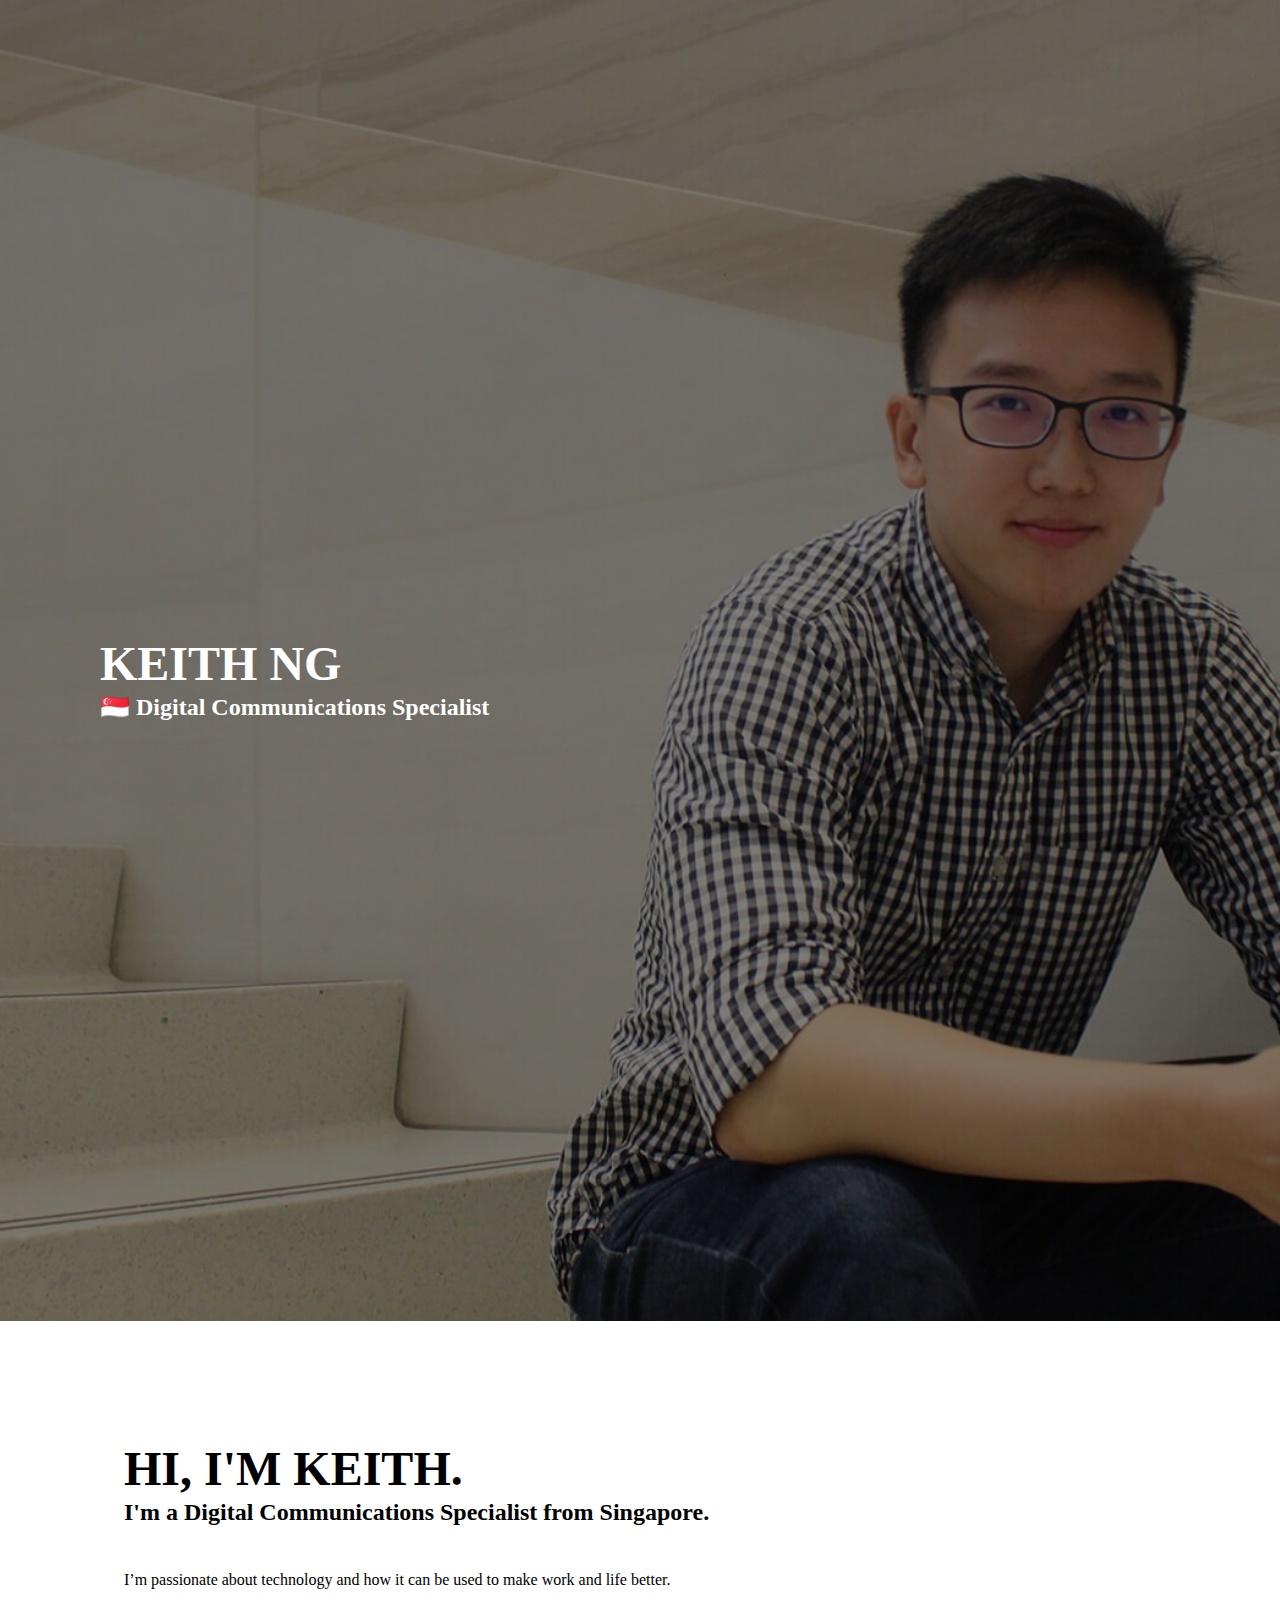
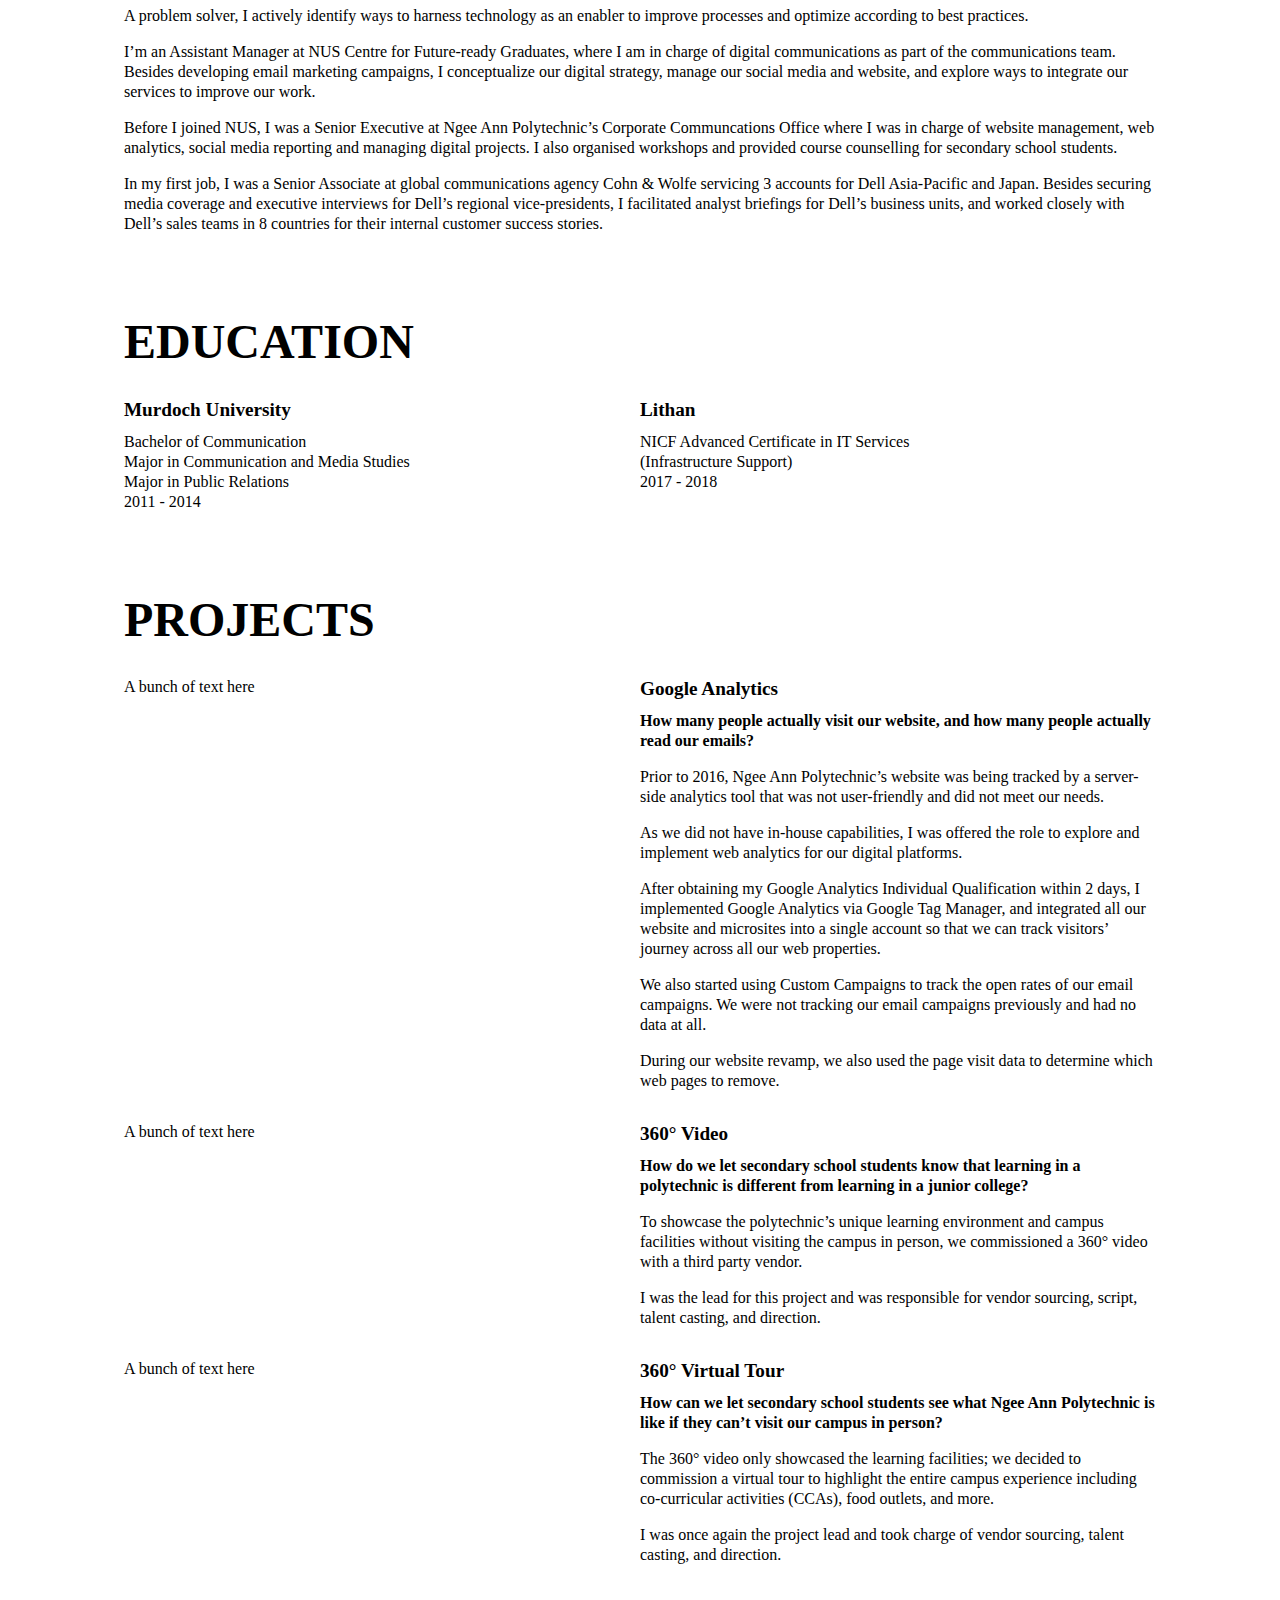
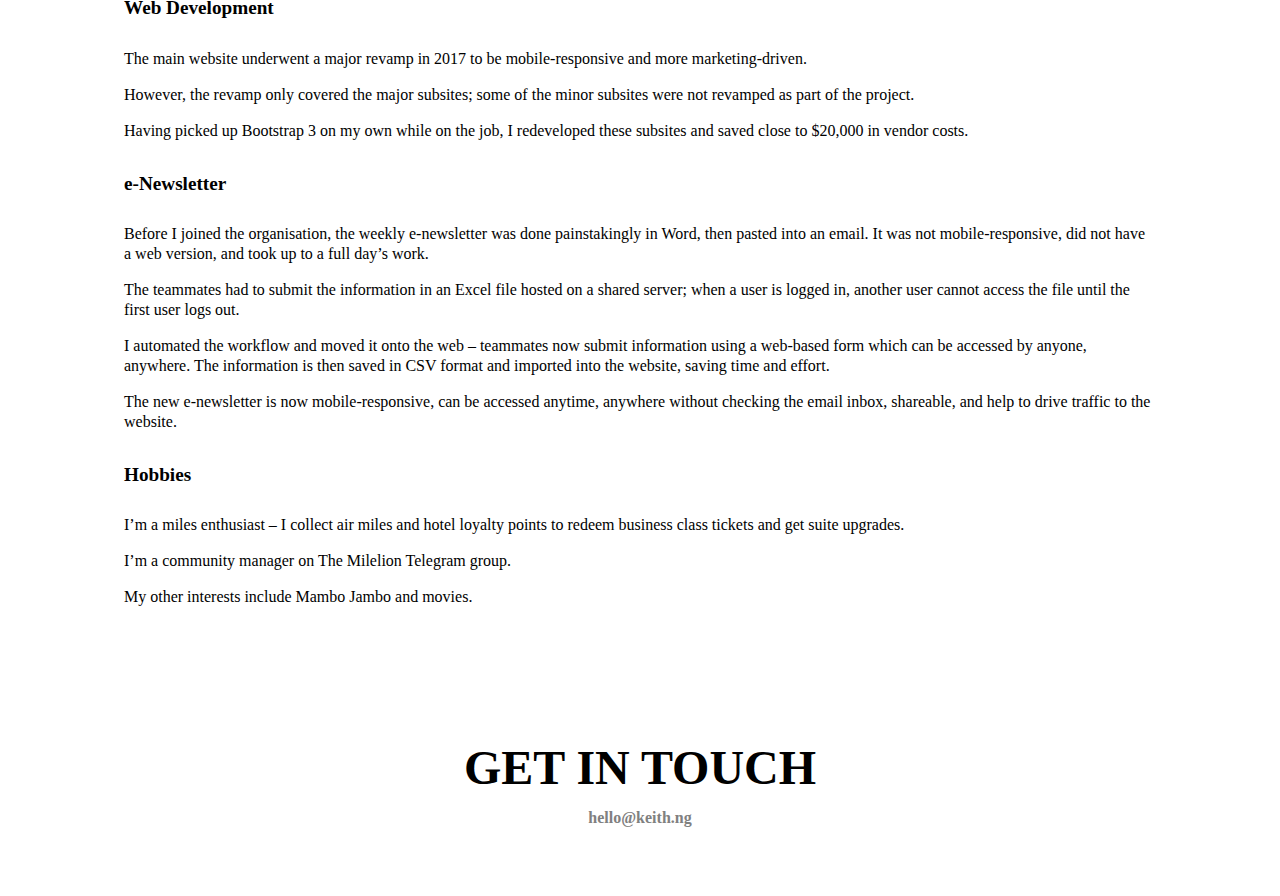
<file: index.html>
<!DOCTYPE html PUBLIC "-//W3C//DTD XHTML 1.0 Transitional//EN" "http://www.w3.org/TR/xhtml1/DTD/xhtml1-transitional.dtd">
<html xmlns="https://www.w3.org/1999/xhtml">
<head>

<title>Keith Ng</title>
<meta name="description" content="Digital Communications Specialist from Singapore​">
<meta http-equiv="content-type" content="text/html;charset=UTF-8">
<meta http-equiv="Content-Security-Policy" content="upgrade-insecure-requests">
<meta property="og:image" content="../images/keith-web.jpg" />
<meta property="og:url" content="https://keith.ng" />
<meta property="og:title" content="Keith Ng" />
<meta property="og:description" content="Digital Communications Specialist from Singapore​" />

<link rel="shortcut icon" href="images/favicon.ico"/>
<!--<link rel="stylesheet" media="screen" href="https://fontlibrary.org/face/bebas" type="text/css"/>-->
<link rel="stylesheet" type="text/css" media="all" href="style-keith-body.css"/>
<link rel="stylesheet"href="https://cdnjs.cloudflare.com/ajax/libs/animate.css/3.5.2/animate.min.css">
</head>

<body>
  <!--
  <div id="header">
    <div id="headerSocial">
      <a href="https://www.facebook.com/gattaigames" target="_blank"><img class="socialButton hvr-sweep-to-top" src="https://gattaigames.com/images/social_facebook.png"></a>
      <a href="https://www.twitter.com/gattaigames" target="_blank"><img class="socialButton hvr-sweep-to-top" src="https://gattaigames.com/images/social_twitter.png"></a>
      <a href="https://www.discord.gg/gattaigames" target="_blank"><img class="socialButton hvr-sweep-to-top" src="https://gattaigames.com/images/social_discord.png"></a>
      <a href="https://www.instagram.com/gattaigames" target="_blank"><img class="socialButton hvr-sweep-to-top" src="https://gattaigames.com/images/social_instagram.png"></a>
      <a href="https://www.youtube.com/user/gattaigames" target="_blank"><img class="socialButton hvr-sweep-to-top" src="https://gattaigames.com/images/social_youtube.png"></a>
    </div>
  </div>

  <div id="GattaiLabel">
    <a href="https://gattaigames.com" class="hvr-sink gattaiLogo" target="_blank"><img src="https://gattaigames.com/images/logo_gattai.png" width="100%"></a>
  </div>
-->
<!--
  <div id="floatingNewsletter">
    <form action="https://gattaigames.us9.list-manage.com/subscribe/post?u=ba9eda15c363491b6126f3ada&amp;id=c239d251bd" method="post" id="mc-embedded-subscribe-form" name="mc-embedded-subscribe-form" class="validate" target="_blank" novalidate>
      <input type="email" value="" name="EMAIL" class="subEmail" id="mce-EMAIL" placeholder="email address" required>
-->
        <!-- real people should not fill this in and expect good things - do not remove this or risk form bot signups-->
<!--
      <div style="position: absolute; left: -5000px;" aria-hidden="true"><input type="text" name="b_ba9eda15c363491b6126f3ada_c239d251bd" tabindex="-1" value=""></div>
      <div><input type="submit" value="Subscribe" name="subscribe" id="mc-embedded-subscribe" class="subButton" style= "font-family:'OrkneyRegular';"></div>
    </form>
  </div>
-->
<!--
  <div id="floatingsocial">
    <iframe src="https://www.facebook.com/plugins/like.php?href=https%3A%2F%2Fwww.facebook.com%2Fgattaigames&width=450&layout=standard&action=like&size=small&show_faces=true&share=true&height=80&appId=404336309628267" height="21" width="97" align="right" style="border:none;overflow:hidden" scrolling="no" frameborder="0" allowTransparency="true"></iframe>

		  <div style="height:27px;"></div>

		<a href="https://twitter.com/gattaigames" class="twitter-follow-button" data-show-count="false">Follow @gattaigames</a>
    <script data-cfasync="false" src="/cdn-cgi/scripts/f2bf09f8/cloudflare-static/email-decode.min.js"></script><script>!function(d,s,id){var js,fjs=d.getElementsByTagName(s)[0],p=/^http:/.test(d.location)?'http':'https';if(!d.getElementById(id)){js=d.createElement(s);js.id=id;js.src=p+'://platform.twitter.com/widgets.js';fjs.parentNode.insertBefore(js,fjs);}}(document, 'script', 'twitter-wjs');</script>

  </div>
-->

  <div id="centerDIV">

    <!--Games-->
    <div class="imageBG keithBG">
      <div class="centeringDIV">
        <div class="floattext">
          <h1>Keith Ng</h1>
          <h2>
           🇸🇬 Digital Communications Specialist
          </h2>
        </div>
      </div>
    </div>

    <!--About-->
    <div class="whiteBG">
      <div class="centeringDIV">

        <!-- About -->
        <div class="descDiv">
          <div class="descDivC">
          <h1>Hi, I'm Keith.​</h1>
          <h2>I'm a Digital Communications Specialist from Singapore.</h2>
          </div>
          <div class="descDivC">
          <p></p>
          <p>
            I’m passionate about technology and how it can be used to make work and life better.
            <p>
            A problem solver, I actively identify ways to harness technology as an enabler to improve processes and optimize according to best practices.
            <p>
            I’m an Assistant Manager at NUS Centre for Future-ready Graduates, where I am in charge of digital communications as part of the communications team. Besides developing email marketing campaigns, I conceptualize our digital strategy, manage our social media and website, and explore ways to integrate our services to improve our work.
            <p>
            Before I joined NUS, I was a Senior Executive at Ngee Ann Polytechnic’s Corporate Communcations Office where I was in charge of website management, web analytics, social media reporting and managing digital projects. I also organised workshops and provided course counselling for secondary school students.
            <p>
            In my first job, I was a Senior Associate at global communications agency Cohn & Wolfe servicing 3 accounts for Dell Asia-Pacific and Japan. Besides securing media coverage and executive interviews for Dell’s regional vice-presidents, I facilitated analyst briefings for Dell’s business units, and worked closely with Dell’s sales teams in 8 countries for their internal customer success stories.
          </p>
          </div>
        </div>

        <!-- Education -->
        <div class="descDiv">
          <div class="descDivC">
          <h1>Education​</h1>
          </div>

          <div class="descDivL">
            <h3>Murdoch University</h3>
            <p>
            Bachelor of Communication<br>
            Major in Communication and Media Studies<br>
            Major in Public Relations<br>
            2011 - 2014<br>
          </p>
          </div>

          <div class="descDivL">
            <h3>Lithan</h3>
            <p>
              NICF Advanced Certificate in IT Services<br>
              (Infrastructure Support)<br>
              2017 - 2018<br>
            </p>
          </div>
        </div>

        <!-- Projects -->
        <div class="descDiv">
          <div class="descDivC">
          <h1>Projects</h1>
          </div>

          <div class="descDivL">
            A bunch of text here
          </div>

          <div class="descDivL">
            <h3>Google Analytics</h3>
            <p>
            <b>How many people actually visit our website, and how many people actually read our emails?</b>
            <p>
            Prior to 2016, Ngee Ann Polytechnic’s website was being tracked by a server-side analytics tool that was not user-friendly and did not meet our needs.
            <p>
            As we did not have in-house capabilities, I was offered the role to explore and implement web analytics for our digital platforms.
            <p>
            After obtaining my Google Analytics Individual Qualification within 2 days, I implemented Google Analytics via Google Tag Manager, and integrated all our website and microsites into a single account so that we can track visitors’ journey across all our web properties.
            <p>
            We also started using Custom Campaigns to track the open rates of our email campaigns. We were not tracking our email campaigns previously and had no data at all.
            <p>
            During our website revamp, we also used the page visit data to determine which web pages to remove.
          </p>
          </div>

          <div class="descDivL">
            A bunch of text here
          </div>

          <div class="descDivL">
            <h3>360° Video</h3>
            <p>
            <b>How do we let secondary school students know that learning in a polytechnic is different from learning in a junior college?</b>
            <p>
            To showcase the polytechnic’s unique learning environment and campus facilities without visiting the campus in person, we commissioned a 360° video with a third party vendor.
            <p>
            I was the lead for this project and was responsible for vendor sourcing, script, talent casting, and direction.
          </p>
          </div>

          <div class="descDivL">
            A bunch of text here
          </div>

          <div class="descDivL">
            <h3>360° Virtual Tour</h3>
            <p>
            <b>How can we let secondary school students see what Ngee Ann Polytechnic is like if they can’t visit our campus in person?</b>
            <p>
            The 360° video only showcased the learning facilities; we decided to commission a virtual tour to highlight the entire campus experience including co-curricular activities (CCAs), food outlets, and more.
            <p>
              I was once again the project lead and took charge of vendor sourcing, talent casting, and direction.
            </p>
          </div>

          <div class="descDivC">
          <h3>Web Development</h3>
          <br>
          <p>
            The main website underwent a major revamp in 2017 to be mobile-responsive and more marketing-driven.
            <p>
            However, the revamp only covered the major subsites; some of the minor subsites were not revamped as part of the project.
            <p>
            Having picked up Bootstrap 3 on my own while on the job, I redeveloped these subsites and saved close to $20,000 in vendor costs.
          </p>
          </div>

          <div class="descDivC">
          <h3>e-Newsletter</h3>
          <br>
          <p>
            Before I joined the organisation, the weekly e-newsletter was done painstakingly in Word, then pasted into an email. It was not mobile-responsive, did not have a web version, and took up to a full day’s work.
            <p>
            The teammates had to submit the information in an Excel file hosted on a shared server; when a user is logged in, another user cannot access the file until the first user logs out.
            <p>
            I automated the workflow and moved it onto the web – teammates now submit information using a web-based form which can be accessed by anyone, anywhere. The information is then saved in CSV format and imported into the website, saving time and effort.
            <p>
            The new e-newsletter is now mobile-responsive, can be accessed anytime, anywhere without checking the email inbox, shareable, and help to drive traffic to the website.
          </p>
          </div>

          <div class="descDivC">
          <h3>Hobbies</h3>
          <br>
          <p>
            I’m a miles enthusiast – I collect air miles and hotel loyalty points to redeem business class tickets and get suite upgrades.
            <p>
            I’m a community manager on The Milelion Telegram group.
            <p>
            My other interests include Mambo Jambo and movies.
          </p>
          </div>

        </div>

      </div>
    </div>
<!--
    <div class="imageBG muffledWarfareBG">
      <div class="centeringDIV">
          <a href="https://gattaigames.com/muffledwarfare">
            <img class="muffledwarfareLogo"src="https://gattaigames.com/muffledwarfare/images/logo_mw_mini.png"></img>
          </a>
          <div id="steamDIV">
            <div class="steam-container">
              <iframe src="https://store.steampowered.com/widget/545180/" frameborder="0" width="646" height="190"></iframe>
            </div>
          </div>
      </div>
    </div>
  -->
    <!--Team-->
	<!--
    <div class="orangeBG">
      <div class="centeringDIV">
        <h1>The Team</h1>
        <div class="teamDiv">
          <img class="teamImg" src="images/profilepics/justin.png"></img>
          <span class="teamName">Justin Ng</span>
          <span class="teamRole">Managing Director <br> Game + UI/UX Design</span>
        </div>
        <div class="teamDiv">
          <img class="teamImg" src="images/profilepics/wesley.png"></img>
          <span class="teamName">Wesley Yeo</span>
          <span class="teamRole">Technical Director <br>&nbsp; </span>
        </div>
        <div class="teamDiv">
          <img class="teamImg" src="images/profilepics/bryan.png"></img>
          <span class="teamName">Bryan Teo</span>
          <span class="teamRole">Audio Director <br> Game Programmer</span>
        </div>
        <div class="teamDiv">
          <img class="teamImg" src="images/profilepics/weiren.png"></img>
          <span class="teamName">Chen Wei Ren</span>
          <span class="teamRole">Game Director <br> Technical Artist</span>
        </div>
        <div class="teamDiv">
          <img class="teamImg" src="images/profilepics/andre.png"></img>
          <span class="teamName">Andre Pong</span>
          <span class="teamRole">Game Director <br> Technical Artist</span>
        </div>
      </div>
    </div>
  </div>
-->


  <div id="footer">
    <p>
      <h1>Get in touch</h1>
      <a class="hyperlink" href="mailto:hello@keith.ng">hello@keith.ng</a>
    </p>
  </div>

</body>

</html>
</file>
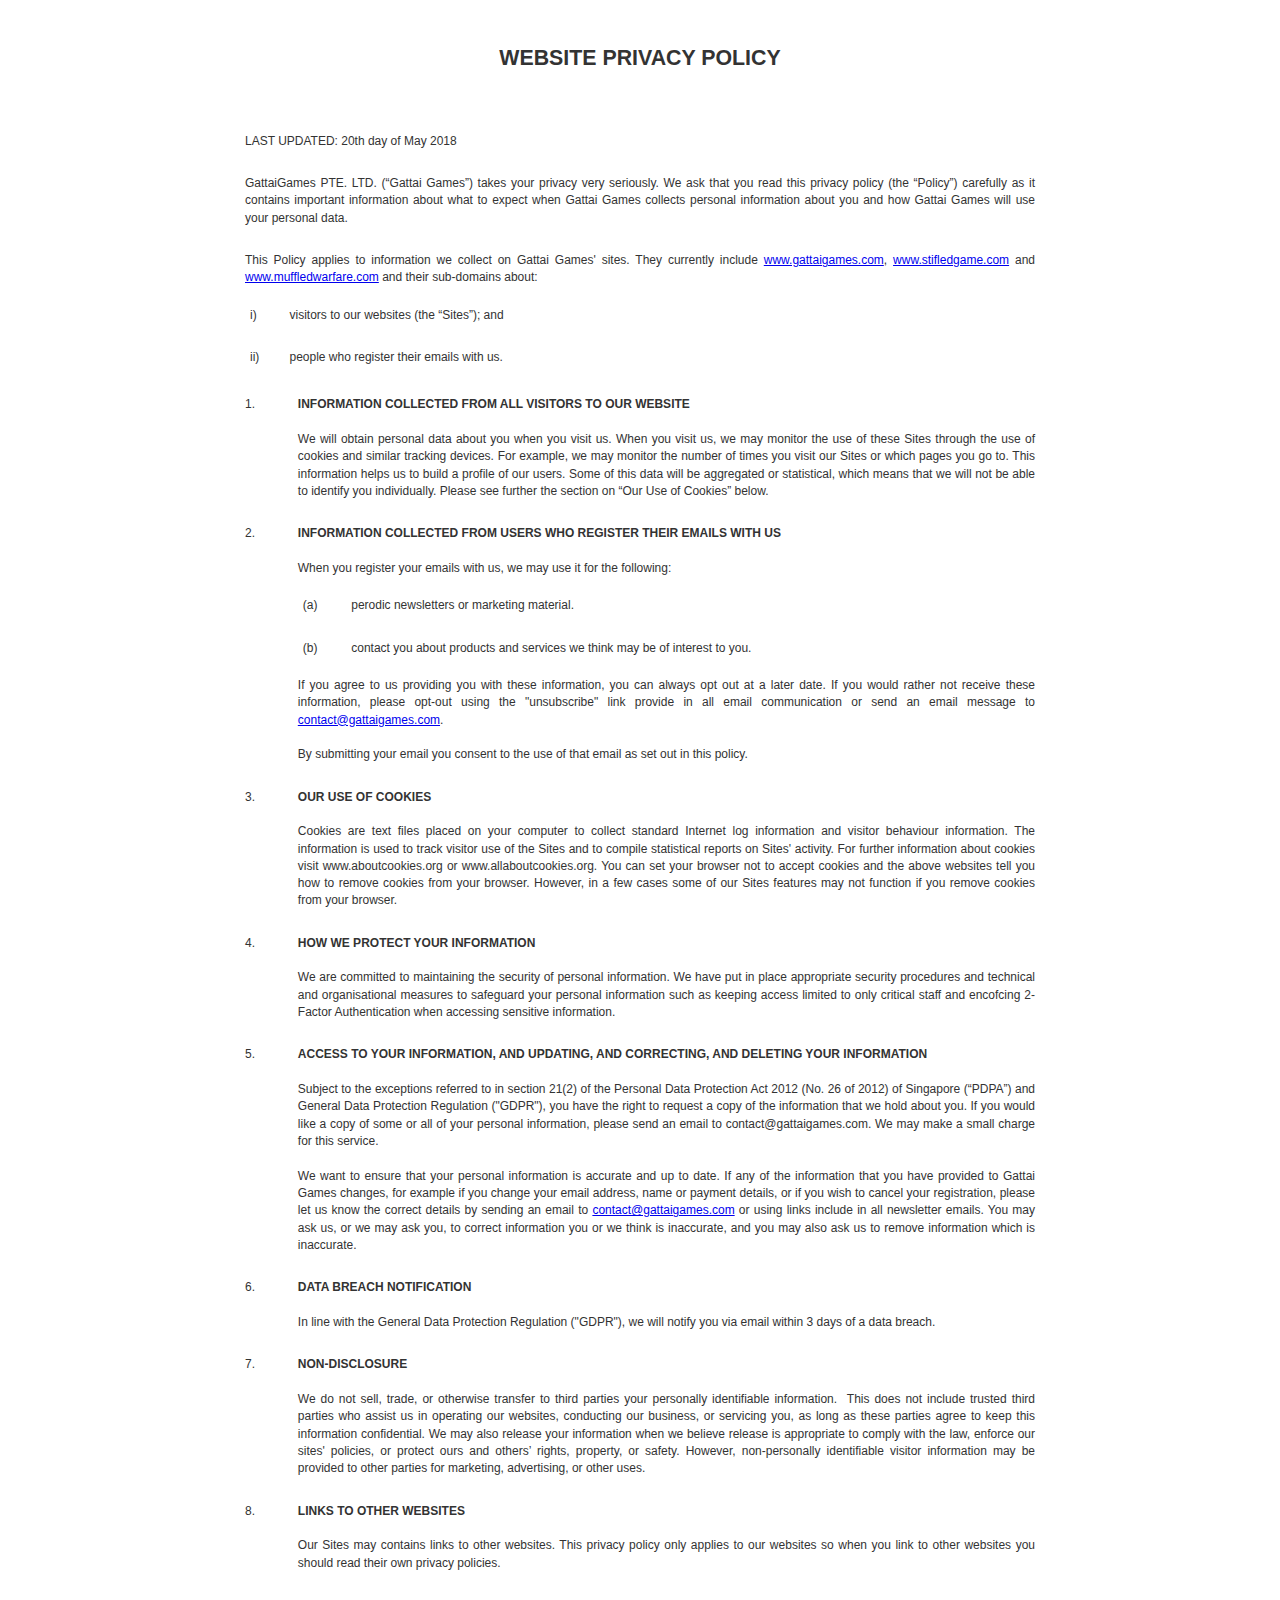
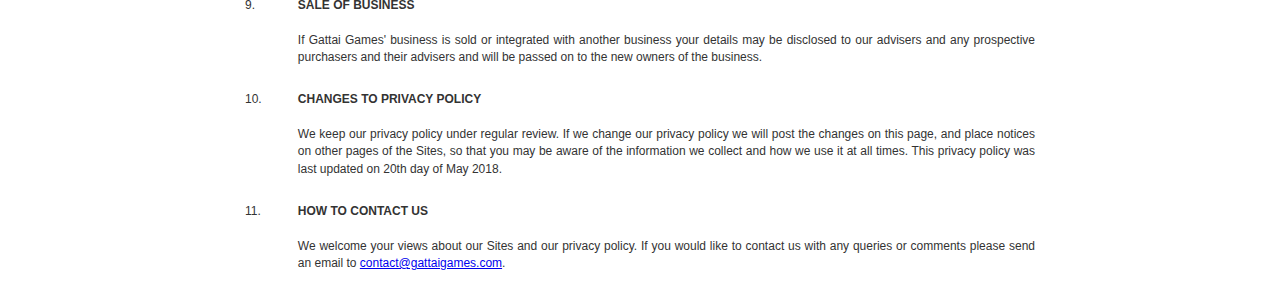
<file: privacypolicy/GattaiGames Privacy Policy.html>
<!DOCTYPE html>

<html lang="en" class="gr__app_lawcanvas_com"><head><meta http-equiv="Content-Type" content="text/html; charset=UTF-8">		<title>Gattai Games Website Privacy Policy</title>				<link type="text/css" rel="stylesheet" href="./GattaiGames Privacy Policy_files/styles.css">	</head>	<body data-gr-c-s-loaded="true"><br><br><br><span><span><h3>WEBSITE PRIVACY POLICY</h3>
<h4></h4>
<p>&nbsp;</p></span><table cellspacing="0" cellpadding="0" border="0" width="100%">
<tbody><tr><td width="480"><p data-crescent="as-1Exk9g">LAST UPDATED: <span class="editable clickover" name="dateOfAgreement"><abbr>20th day of May 2018</abbr></span><br></p></td></tr>
<tr><td width="480"><p data-crescent="as-2f9q9h"><span class="editable clickover empty-editable" name="fullCompanyName"><abbr>GattaiGames PTE. LTD.</abbr></span> (“<span class="editable clickover empty-editable" name="shortformCompanyName"><abbr>Gattai Games</abbr></span>”) takes your privacy very seriously. We ask that you read this privacy policy (the “Policy”) carefully as it contains important information about what to expect when <span class="editable clickover empty-editable" name="shortformCompanyName"><abbr>Gattai Games</abbr></span> collects personal information about you and how <span class="editable clickover empty-editable" name="shortformCompanyName"><abbr>Gattai Games</abbr></span> will use your personal data.<br></p></td></tr>
</tbody></table>
<table cellspacing="0" cellpadding="0" border="0" width="100%"><tbody><tr><td width="480">
<p data-crescent="as-3cR1mt">This Policy applies to information we collect on Gattai Games' sites. They currently include <a href="http://gattaigames.com">www.gattaigames.com</a>, <a href="http://stifledgame.com">www.stifledgame.com</a> and <a href="http://muffledwarfare.com">www.muffledwarfare.com</a> and their sub-domains about:</p>
<table cellspacing="0" cellpadding="0" border="0" width="100%">
<tbody><tr>
<td style="width: 15px;" width="15">i)</td>
<td width="465"><p data-crescent="as-411wPj">visitors to our websites (the “Sites”); and<br></p></td>
</tr>
<tr>
<td style="width: 15px;" width="15">ii)</td>
<td width="465"><p data-crescent="as-5QH6Ij">people who register their emails with us.<br></p></td>
</tr>
</tbody></table>
</td></tr></tbody></table>
<table cellspacing="0" cellpadding="0" border="0" width="100%">
<tbody><tr>
<td style="width: 23px;" width="23">1.</td>
<td width="457"><p data-crescent="as-6e6GnV"><strong>INFORMATION COLLECTED FROM ALL VISITORS TO OUR WEBSITE</strong> <br><br> We will obtain personal data about you when you visit us. When you visit us, we may monitor the use of these Sites through the use of cookies and similar tracking devices. For example, we may monitor the number of times you visit our Sites or which pages you go to. This information helps us to build a profile of our users. Some of this data will be aggregated or statistical, which means that we will not be able to identify you individually. Please see further the section on “Our Use of Cookies” below.<br></p></td>
</tr>
<tr>
<td style="width: 23px;" width="23">2.</td>
<td width="457">
<p data-crescent="as-7mSjxQ"><strong>INFORMATION COLLECTED FROM USERS WHO REGISTER THEIR EMAILS WITH US</strong> <br><br> When you register your emails with us, we may use it for the following:</p>
<table cellspacing="0" cellpadding="0" border="0" width="100%">
<tbody><tr>
<td style="width: 21px;" width="21">(a)</td>
<td width="431"><p data-crescent="as-8pCOGB">perodic newsletters or marketing material.<br></p></td>
</tr>
<tr>
<td style="width: 21px;" width="21">(b)</td>
<td width="431"><p data-crescent="as-9WIjNV"><span>contact you about products and services we think may be of interest to you.</span><br></p></td>
</tr>
</tbody></table>
<p data-crescent="as-10CDLYj">If you agree to us providing you with these information, you can always opt out at a later date. If you would rather not receive these information, please opt-out using the "unsubscribe" link provide in all email communication or send an email message to <a href="mailto:contact@gattaigames.com">contact@gattaigames.com</a>. <br><br>By submitting your email you consent to the use of that email as set out in this policy.<br></p>
</td>
</tr>
<tr>
<td style="width: 23px;" width="23">3.</td>
<td width="457"><p data-crescent="as-11VFRRd"><strong>OUR USE OF COOKIES</strong> <br><br>Cookies are text files placed on your computer to collect standard Internet log information and visitor behaviour information. The information is used to track visitor use of the Sites and to compile statistical reports on Sites' activity. For further information about cookies visit www.aboutcookies.org or www.allaboutcookies.org. You can set your browser not to accept cookies and the above websites tell you how to remove cookies from your browser. However, in a few cases some of our Sites features may not function if you remove cookies from your browser.<br></p></td>
</tr>
<tr>
<td style="width: 23px;" width="23">4.</td>
<td width="457"><p data-crescent="as-121V0x0"><strong>HOW WE PROTECT YOUR INFORMATION</strong> <br><br>We are committed to maintaining the security of personal information. We have put in place appropriate security procedures and technical and organisational measures to safeguard your personal information such as <span class="editable clickover empty-editable" name="securityMeasures"><abbr>keeping access limited to only critical staff and encofcing 2-Factor Authentication when accessing sensitive information</abbr></span>.<br></p></td>
</tr>
<tr>
<td style="width: 23px;" width="23">5.</td>
<td width="457"><p data-crescent="as-13UKR59"><strong>ACCESS TO YOUR INFORMATION, AND UPDATING, AND CORRECTING, AND DELETING YOUR INFORMATION</strong> <br><br>Subject to the exceptions referred to in <span class="editable clickover" name="dataProtect"><abbr>section 21(2) of the Personal Data Protection Act 2012 (No. 26 of 2012) of Singapore (“PDPA”)</abbr></span> and General Data Protection Regulation ("GDPR"), you have the right to request a copy of the information that we hold about you. If you would like a copy of some or all of your personal information, please send an email to <span class="editable clickover empty-editable" name="requestInfo"><abbr>contact@gattaigames.com</abbr></span>. We may make a small charge for this service. <br><br>We want to ensure that your personal information is accurate and up to date. If any of the information that you have provided to <span class="editable clickover empty-editable" name="shortformCompanyName"><abbr>Gattai Games</abbr></span> changes, for example if you change your email address, name or payment details, or if you wish to cancel your registration, please let us know the correct details by sending an email to <a href="mailto:contact@gattaigames.com">contact@gattaigames.com</a> or using links include in all newsletter emails. You may ask us, or we may ask you, to correct information you or we think is inaccurate, and you may also ask us to remove information which is inaccurate.<br></p></td>
</tr>
<tr>
<td style="width: 23px;" width="23">6.</td>
<td width="457"><p data-crescent="as-13UKR59"><strong>DATA BREACH NOTIFICATION</strong> <br><br>In line with the General Data Protection Regulation ("GDPR"), we will notify you via email within 3 days of a data breach.<br></p></td>
</tr>
<tr>
<td style="width: 23px;" width="23">7.</td>
<td width="457"><p data-crescent="as-14ykBdQ"><strong>NON-DISCLOSURE</strong> <br><br>We do not sell, trade, or otherwise transfer to third parties your personally identifiable information.&nbsp; This does not include trusted third parties who assist us in operating our websites, conducting our business, or servicing you, as long as these parties agree to keep this information confidential. We may also release your information when we believe release is appropriate to comply with the law, enforce our sites' policies, or protect ours and others’ rights, property, or safety. However, non-personally identifiable visitor information may be provided to other parties for marketing, advertising, or other uses.<br></p></td>
</tr>
<tr>
<td style="width: 23px;" width="23">8.</td>
<td width="457"><p data-crescent="as-153ZocC"><strong>LINKS TO OTHER WEBSITES</strong> <br><br>Our Sites may contains links to other websites. This privacy policy only applies to our websites so when you link to other websites you should read their own privacy policies.<br></p></td>
</tr>
<tr>
<td style="width: 23px;" width="23">9.</td>
<td width="457"><p data-crescent="as-16aE7Lt"><strong>SALE OF BUSINESS</strong> <br><br>If <span class="editable clickover empty-editable" name="shortformCompanyName"><abbr>Gattai Games'</abbr></span> business is sold or integrated with another business your details may be disclosed to our advisers and any prospective purchasers and their advisers and will be passed on to the new owners of the business.<br></p></td>
</tr>
<tr>
<td style="width: 23px;" width="23">10.</td>
<td width="457"><p data-crescent="as-17gxYXe"><strong>CHANGES TO PRIVACY POLICY</strong> <br><br>We keep our privacy policy under regular review. If we change our privacy policy we will post the changes on this page, and place notices on other pages of the Sites, so that you may be aware of the information we collect and how we use it at all times. This privacy policy was last updated on <span class="editable clickover" name="dateOfAgreement"><abbr>20th day of May 2018</abbr></span>.<br></p></td>
</tr>
<tr>
<td style="width: 23px;" width="23">11.</td>
<td width="457"><p data-crescent="as-183O12b"><strong>HOW TO CONTACT US</strong> <br><br>We welcome your views about our Sites and our privacy policy. If you would like to contact us with any queries or comments please send an email to <a href="mailto:contact@gattaigames.com">contact@gattaigames.com</a>.
</tr>
</tbody></table></span>	</body></html>
</file>
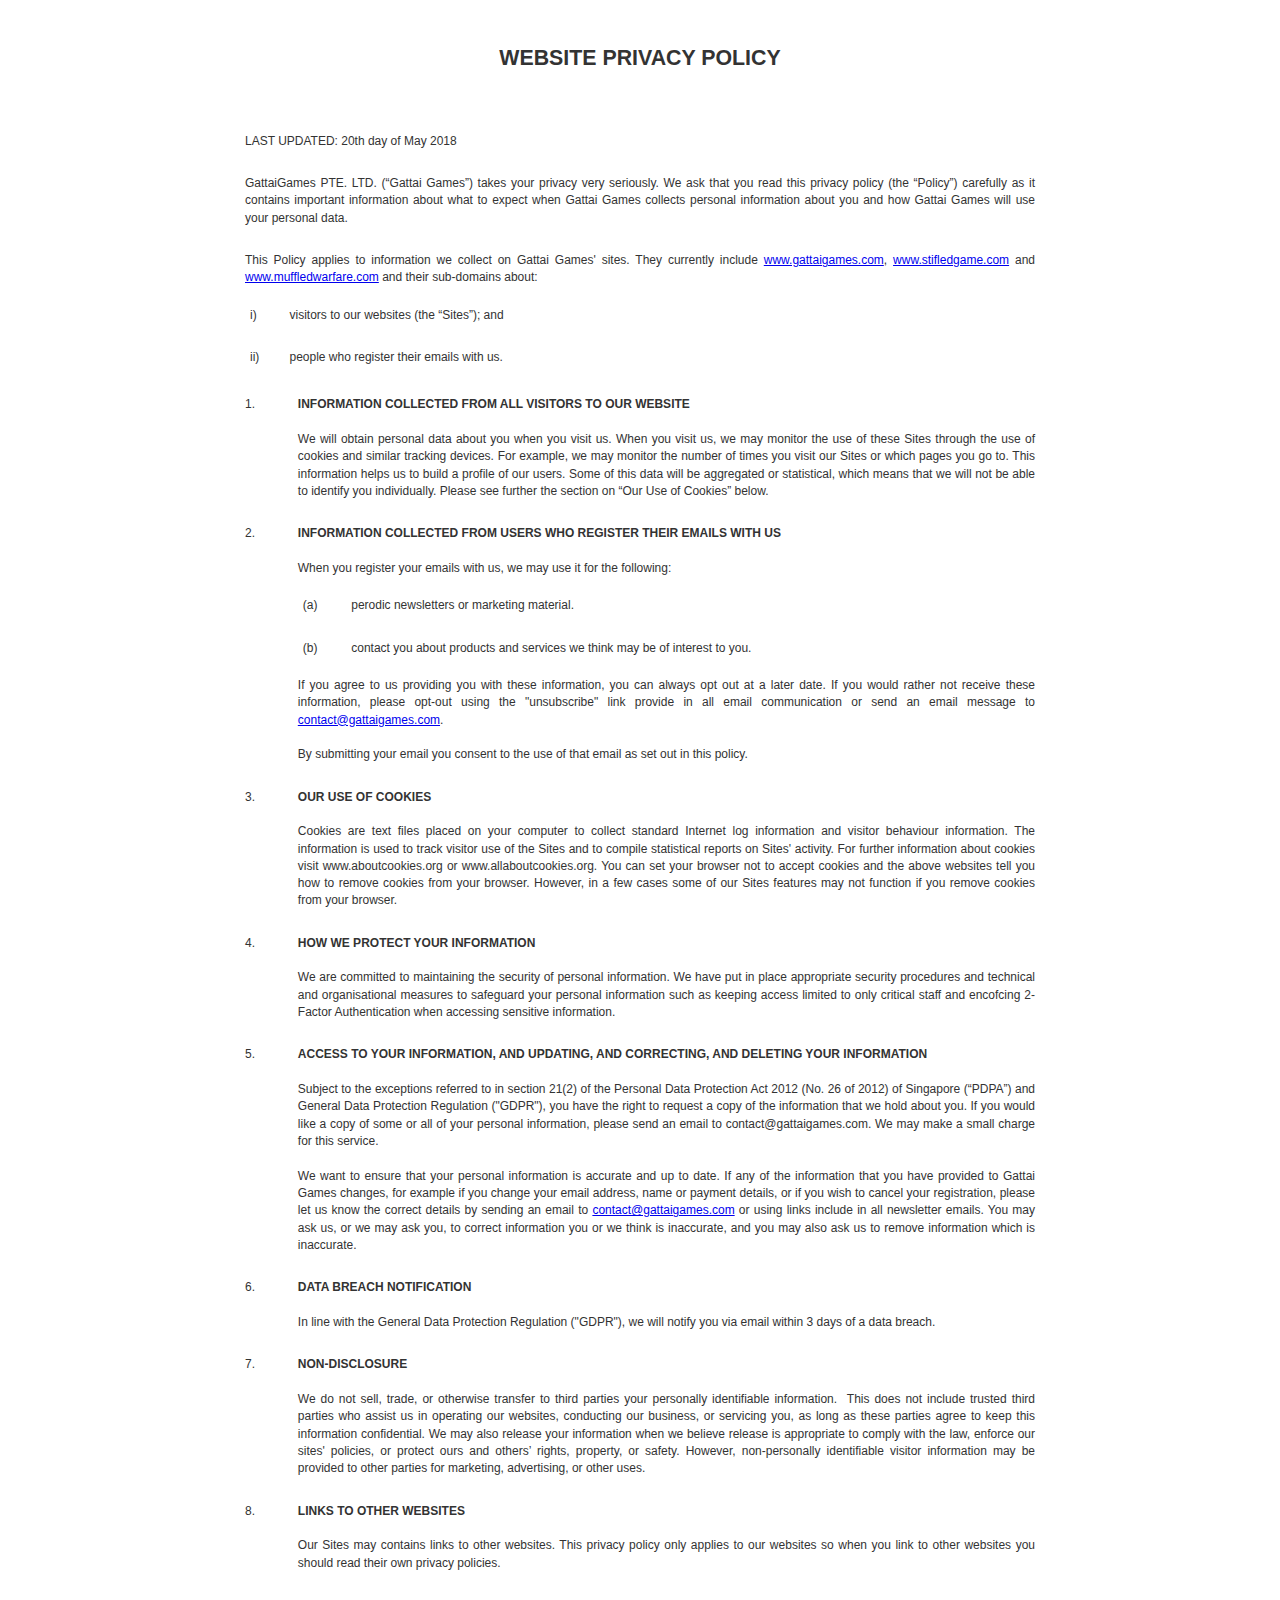
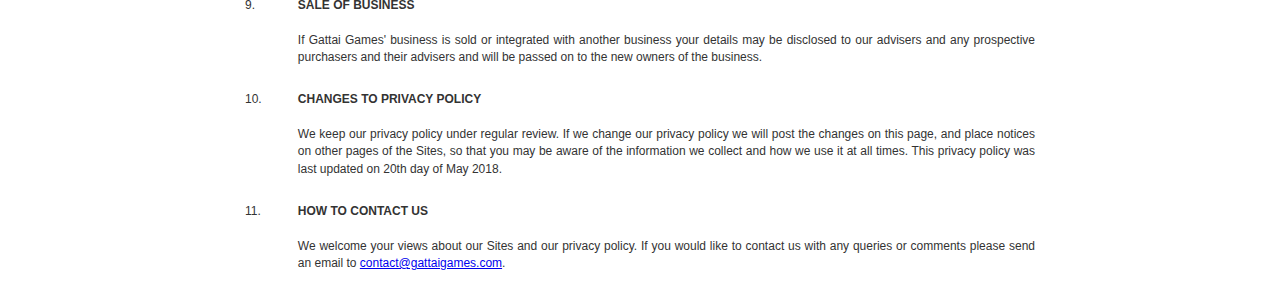
<file: privacypolicy/privacy.html>
<!DOCTYPE html>

<html lang="en" class="gr__app_lawcanvas_com"><head><meta http-equiv="Content-Type" content="text/html; charset=UTF-8">		<title>Gattai Games Website Privacy Policy</title>				<link type="text/css" rel="stylesheet" href="styles.css">	</head>	<body data-gr-c-s-loaded="true"><br><br><br><span><span><h3>WEBSITE PRIVACY POLICY</h3>
<h4></h4>
<p>&nbsp;</p></span><table cellspacing="0" cellpadding="0" border="0" width="100%">
<tbody><tr><td width="480"><p data-crescent="as-1Exk9g">LAST UPDATED: <span class="editable clickover" name="dateOfAgreement"><abbr>20th day of May 2018</abbr></span><br></p></td></tr>
<tr><td width="480"><p data-crescent="as-2f9q9h"><span class="editable clickover empty-editable" name="fullCompanyName"><abbr>GattaiGames PTE. LTD.</abbr></span> (“<span class="editable clickover empty-editable" name="shortformCompanyName"><abbr>Gattai Games</abbr></span>”) takes your privacy very seriously. We ask that you read this privacy policy (the “Policy”) carefully as it contains important information about what to expect when <span class="editable clickover empty-editable" name="shortformCompanyName"><abbr>Gattai Games</abbr></span> collects personal information about you and how <span class="editable clickover empty-editable" name="shortformCompanyName"><abbr>Gattai Games</abbr></span> will use your personal data.<br></p></td></tr>
</tbody></table>
<table cellspacing="0" cellpadding="0" border="0" width="100%"><tbody><tr><td width="480">
<p data-crescent="as-3cR1mt">This Policy applies to information we collect on Gattai Games' sites. They currently include <a href="http://gattaigames.com">www.gattaigames.com</a>, <a href="http://stifledgame.com">www.stifledgame.com</a> and <a href="http://muffledwarfare.com">www.muffledwarfare.com</a> and their sub-domains about:</p>
<table cellspacing="0" cellpadding="0" border="0" width="100%">
<tbody><tr>
<td style="width: 15px;" width="15">i)</td>
<td width="465"><p data-crescent="as-411wPj">visitors to our websites (the “Sites”); and<br></p></td>
</tr>
<tr>
<td style="width: 15px;" width="15">ii)</td>
<td width="465"><p data-crescent="as-5QH6Ij">people who register their emails with us.<br></p></td>
</tr>
</tbody></table>
</td></tr></tbody></table>
<table cellspacing="0" cellpadding="0" border="0" width="100%">
<tbody><tr>
<td style="width: 23px;" width="23">1.</td>
<td width="457"><p data-crescent="as-6e6GnV"><strong>INFORMATION COLLECTED FROM ALL VISITORS TO OUR WEBSITE</strong> <br><br> We will obtain personal data about you when you visit us. When you visit us, we may monitor the use of these Sites through the use of cookies and similar tracking devices. For example, we may monitor the number of times you visit our Sites or which pages you go to. This information helps us to build a profile of our users. Some of this data will be aggregated or statistical, which means that we will not be able to identify you individually. Please see further the section on “Our Use of Cookies” below.<br></p></td>
</tr>
<tr>
<td style="width: 23px;" width="23">2.</td>
<td width="457">
<p data-crescent="as-7mSjxQ"><strong>INFORMATION COLLECTED FROM USERS WHO REGISTER THEIR EMAILS WITH US</strong> <br><br> When you register your emails with us, we may use it for the following:</p>
<table cellspacing="0" cellpadding="0" border="0" width="100%">
<tbody><tr>
<td style="width: 21px;" width="21">(a)</td>
<td width="431"><p data-crescent="as-8pCOGB">perodic newsletters or marketing material.<br></p></td>
</tr>
<tr>
<td style="width: 21px;" width="21">(b)</td>
<td width="431"><p data-crescent="as-9WIjNV"><span>contact you about products and services we think may be of interest to you.</span><br></p></td>
</tr>
</tbody></table>
<p data-crescent="as-10CDLYj">If you agree to us providing you with these information, you can always opt out at a later date. If you would rather not receive these information, please opt-out using the "unsubscribe" link provide in all email communication or send an email message to <a href="mailto:contact@gattaigames.com">contact@gattaigames.com</a>. <br><br>By submitting your email you consent to the use of that email as set out in this policy.<br></p>
</td>
</tr>
<tr>
<td style="width: 23px;" width="23">3.</td>
<td width="457"><p data-crescent="as-11VFRRd"><strong>OUR USE OF COOKIES</strong> <br><br>Cookies are text files placed on your computer to collect standard Internet log information and visitor behaviour information. The information is used to track visitor use of the Sites and to compile statistical reports on Sites' activity. For further information about cookies visit www.aboutcookies.org or www.allaboutcookies.org. You can set your browser not to accept cookies and the above websites tell you how to remove cookies from your browser. However, in a few cases some of our Sites features may not function if you remove cookies from your browser.<br></p></td>
</tr>
<tr>
<td style="width: 23px;" width="23">4.</td>
<td width="457"><p data-crescent="as-121V0x0"><strong>HOW WE PROTECT YOUR INFORMATION</strong> <br><br>We are committed to maintaining the security of personal information. We have put in place appropriate security procedures and technical and organisational measures to safeguard your personal information such as <span class="editable clickover empty-editable" name="securityMeasures"><abbr>keeping access limited to only critical staff and encofcing 2-Factor Authentication when accessing sensitive information</abbr></span>.<br></p></td>
</tr>
<tr>
<td style="width: 23px;" width="23">5.</td>
<td width="457"><p data-crescent="as-13UKR59"><strong>ACCESS TO YOUR INFORMATION, AND UPDATING, AND CORRECTING, AND DELETING YOUR INFORMATION</strong> <br><br>Subject to the exceptions referred to in <span class="editable clickover" name="dataProtect"><abbr>section 21(2) of the Personal Data Protection Act 2012 (No. 26 of 2012) of Singapore (“PDPA”)</abbr></span> and General Data Protection Regulation ("GDPR"), you have the right to request a copy of the information that we hold about you. If you would like a copy of some or all of your personal information, please send an email to <span class="editable clickover empty-editable" name="requestInfo"><abbr>contact@gattaigames.com</abbr></span>. We may make a small charge for this service. <br><br>We want to ensure that your personal information is accurate and up to date. If any of the information that you have provided to <span class="editable clickover empty-editable" name="shortformCompanyName"><abbr>Gattai Games</abbr></span> changes, for example if you change your email address, name or payment details, or if you wish to cancel your registration, please let us know the correct details by sending an email to <a href="mailto:contact@gattaigames.com">contact@gattaigames.com</a> or using links include in all newsletter emails. You may ask us, or we may ask you, to correct information you or we think is inaccurate, and you may also ask us to remove information which is inaccurate.<br></p></td>
</tr>
<tr>
<td style="width: 23px;" width="23">6.</td>
<td width="457"><p data-crescent="as-13UKR59"><strong>DATA BREACH NOTIFICATION</strong> <br><br>In line with the General Data Protection Regulation ("GDPR"), we will notify you via email within 3 days of a data breach.<br></p></td>
</tr>
<tr>
<td style="width: 23px;" width="23">7.</td>
<td width="457"><p data-crescent="as-14ykBdQ"><strong>NON-DISCLOSURE</strong> <br><br>We do not sell, trade, or otherwise transfer to third parties your personally identifiable information.&nbsp; This does not include trusted third parties who assist us in operating our websites, conducting our business, or servicing you, as long as these parties agree to keep this information confidential. We may also release your information when we believe release is appropriate to comply with the law, enforce our sites' policies, or protect ours and others’ rights, property, or safety. However, non-personally identifiable visitor information may be provided to other parties for marketing, advertising, or other uses.<br></p></td>
</tr>
<tr>
<td style="width: 23px;" width="23">8.</td>
<td width="457"><p data-crescent="as-153ZocC"><strong>LINKS TO OTHER WEBSITES</strong> <br><br>Our Sites may contains links to other websites. This privacy policy only applies to our websites so when you link to other websites you should read their own privacy policies.<br></p></td>
</tr>
<tr>
<td style="width: 23px;" width="23">9.</td>
<td width="457"><p data-crescent="as-16aE7Lt"><strong>SALE OF BUSINESS</strong> <br><br>If <span class="editable clickover empty-editable" name="shortformCompanyName"><abbr>Gattai Games'</abbr></span> business is sold or integrated with another business your details may be disclosed to our advisers and any prospective purchasers and their advisers and will be passed on to the new owners of the business.<br></p></td>
</tr>
<tr>
<td style="width: 23px;" width="23">10.</td>
<td width="457"><p data-crescent="as-17gxYXe"><strong>CHANGES TO PRIVACY POLICY</strong> <br><br>We keep our privacy policy under regular review. If we change our privacy policy we will post the changes on this page, and place notices on other pages of the Sites, so that you may be aware of the information we collect and how we use it at all times. This privacy policy was last updated on <span class="editable clickover" name="dateOfAgreement"><abbr>20th day of May 2018</abbr></span>.<br></p></td>
</tr>
<tr>
<td style="width: 23px;" width="23">11.</td>
<td width="457"><p data-crescent="as-183O12b"><strong>HOW TO CONTACT US</strong> <br><br>We welcome your views about our Sites and our privacy policy. If you would like to contact us with any queries or comments please send an email to <a href="mailto:contact@gattaigames.com">contact@gattaigames.com</a>.
</tr>
</tbody></table></span>	</body></html>
</file>
<file: style-keith-body.css>
/*ImportUniversalStyle From GattaiGames*/
/*@import url('https://www.gattaigames.com/style_gattai.css');*/
@import url('style-keith.css');
/*ImporBebasFont*/
@import url('https://fontlibrary.org/face/bebas');

/*Rest of Page CSS*/
body
{
	background-size: cover;
	background-color: white;
	color: white;
}

#centerDIV
{
	margin: 0 auto 0 auto;
	width: 100%;
	height: 100%;
	background-color: white;
	overflow: auto;
}

/*Color Defines*/
.orangeBG{
	background-color: #E6531E;
	color: white;
}

.whiteBG{
	color: black;
}

.centeringDIV{
	margin: 0 auto 0 auto;
	/*height: 90%;
	max-height: 100px;
	width: 90%;*/
	max-width: 1080px;
	padding: 3em;
	/*padding-bottom: 0em;*/
	text-align: center;
	overflow: hidden;
}

/*Games*/
.keithBG{
	background: linear-gradient(
      rgba(0, 0, 0, 0.5),
      rgba(0, 0, 0, 0.5)
    ), url('images/keith-web.jpg') no-repeat center center;
}

.muffledWarfareBG{
	background: linear-gradient(
			rgba(0, 0, 0, 0.75),
			rgba(0, 0, 0, 0.75)
		), url('https://gattaigames.com/muffledwarfare/images/bg.gif') no-repeat center center ;
}

.muffledwarfareLogo{
	margin: 0 auto;
	display: block;
	width: 95%;
	max-width: 460px;
	background: transparent;
}

.gameCentering{
	padding-top: 10% !important;
	padding-bottom: 10% !important;
}

.imageBG
{
	background-size: cover;
	height: 100%;
}

.imageBGL {
  float:left;
	width: 40%;
	background: transparent;
}

.imageBGR {
  overflow:hidden;
	background: transparent;
}

@media screen and (max-width: 1050px) {
   .imageBGL {
    float: none;
    margin-right:0;
    width:auto;
  }
}

/*float text*/
.floattext{
	width: 100%;
	text-align: left;
	/*
	min-height: 30em;
	max-height: 35em;
	*/
	padding: 50% 0;
	display: inline-block;
	float: left;
}

#steamDIV
{
	margin: 2.5em auto 2.5em auto;
	width: 100%;
	max-width: 640px;
	background-color: transparent;
}

.steam-container {
	position:relative;
	padding-bottom:10.5em;
	padding-top:30px;
	height:0;
	overflow:hidden;
}

.steam-container iframe, .steam-container object, .steam-container embed {
	position:absolute;
	top:0;
	left:0;
	width:100%;
	height:100%;
}

/*Description*/
.descDiv{
	text-align: left;
	padding: 1.5em;
	height: 100%;
	background-color: transparent;
}

.descDivC {
	float:left;
	width:100%;
	margin: 0 0 0 0;
	background-color: transparent;
	margin-bottom: 1em;
}

.descDivL {
  float:left;
  width:50%;
	margin-bottom: 1em;
}
.descDivR {
  overflow:hidden;
	margin-bottom: 1em;
}

@media screen and (max-width: 1050px) {
   .descDivL {
    float: none;
    margin-right:0;
    width:auto;
  }
}

/*Team*/
.teamDiv{
	width: auto;
	height: 15%;
	max-height: 450px;
	padding: 1.5em;
	display: inline-block;
}

.teamImg
{
	border-radius: 50%;
	margin: 10px 0;
	height: 150px;
}

.teamName{
	font-size: 1.4em;
	font-weight: bold;
	padding: 0.1em;
	display: block;
}

.teamRole{
	margin: 0.05em 0;
	font-size: 0.7em;
	line-height: 1.6em;
	display: block;
}

h1
{
	font-family: 'OrkneyBold';
	font-weight: bold;
	font-size: 3em;
	text-transform: uppercase;
	padding: 0;
	margin: 1em 0 0.3em 0;
}

h2
{
	font-size: 1.5em;
	padding: 0;
	margin: -0.5em 0 0.5em 0;
}

h3
{
	font-size: 1.2em;
	font-weight: bold;
	padding: 0;
	margin: 0 0 -0.25em 0;
}

p
{
	font-family: 'OrkneyRegular';
	font-weight: normal;
	line-height: 1.25em;
}

.tagline
{
	font-family: 'BebasNeueRegular';
	font-weight: normal;
	font-style: normal;
	font-size: 2.75em;
	letter-spacing: 1px;
}

a
{
	color: #ff0000;
	text-decoration:none;
}

a:visited
{
	color: #ff0000;
	text-decoration: none;
}

a:hover
{
	color: #ff0000;
	text-decoration: underline;
}

.psLogos{
	width: auto;
	height: 10%;
	max-height: 60px;
	margin-bottom: 2em;
	display: inline-block;
}

.infoBanner{
	margin: 0 auto 0 auto !important;
	width: 100%;
	max-width: 720px;
	display: block;
}

.animatedGif{
	margin: 0 auto 0 auto !important;
	width: 100%;
	display: block;
}

.hvr-grow {
  display: inline-block;
  vertical-align: middle;
  -webkit-transform: perspective(1px) translateZ(0);
  transform: perspective(1px) translateZ(0);
  box-shadow: 0 0 0px rgba(0, 0, 0, 0);
  -webkit-transition-duration: 0.3s;
  transition-duration: 0.3s;
  -webkit-transition-property: transform;
  transition-property: transform;
}
.hvr-grow:hover, .hvr-grow:focus, .hvr-grow:active {
  -webkit-transform: scale(1.1);
  transform: scale(1.1);
}

.btn{
	margin: 1em auto;
	width: 100%;
	max-width: 620px;
	display: block;
  -webkit-border-radius: 0;
  -moz-border-radius: 0;
  border-radius: 0px;
  -webkit-box-shadow: 0px 0px 0px #000000;
  -moz-box-shadow: 0px 0px 0px #000000;
  box-shadow: 0px 0px 0px #000000;
  color: #E6531E;
	font-family: 'OrkneyRegular';
	font-weight: bold;
  font-size: 20px;
	letter-spacing: 0.05em;
	text-transform: uppercase;
  background-color:rgba(255, 255, 255, 0.7);
	background-color: white;
  padding: 10px 10px 10px 10px;
  border: solid #000 0.5px;
  text-decoration: none;
}

.btn:hover {
  background-color:rgba(255, 255, 255, 0.9);
	border: solid #ffffff 0.5px;
	color: #E6531E;
  text-decoration: none;
}

.btn:visited{
	color: #E6531E;
}
</file>
<file: privacypolicy/GattaiGames Privacy Policy_files/styles.css>
/* GENERAL:-. */
body
{ margin: 0 auto; padding: 0; max-width: 800px; line-height: 13pt; font-size: 9pt; font-family: sans-serif, helvetica, arial; color: #333; }
div
{ margin: 0; padding: 0; }
p
{ margin: 0; padding: 0 0 15px 0; text-align: justify; }
.centralize
{ text-align: center; }
.right-align
{ text-align: right; }
.no-border, .no-border *
{ border: none !important; }


/* DOCUMENT HEADER:-. */
h3
{ margin: 0; padding: 0 0 15px 0; text-align: center; line-height: 10pt; font-size: 16pt; }
h4
{ margin: 0; padding: 0 0 15px 0; text-align: center; line-height: 1pt; font-size: 16pt; }

/* TABLE:-. */
table
{ margin: 0; padding: 0; width: 100%; border-spacing: 0; border-collapse: collapse; }
table.table
{ border: 1px solid #ccc; }
	table tr
	{}
		table tr td
		{ vertical-align: top; padding: 5px; }
		table tr td.bg-medium-gray
		{ text-align: center; }
		table tr td:first-child
		{ width: 50%; }
		
/* COLOR:-. */
.bg-medium-gray
{ background: #999; }
.white
{ color: #fff; }
</file>
<file: privacypolicy/styles.css>
/* GENERAL:-. */
body
{ margin: 0 auto; padding: 0; max-width: 800px; line-height: 13pt; font-size: 9pt; font-family: sans-serif, helvetica, arial; color: #333; }
div
{ margin: 0; padding: 0; }
p
{ margin: 0; padding: 0 0 15px 0; text-align: justify; }
.centralize
{ text-align: center; }
.right-align
{ text-align: right; }
.no-border, .no-border *
{ border: none !important; }


/* DOCUMENT HEADER:-. */
h3
{ margin: 0; padding: 0 0 15px 0; text-align: center; line-height: 10pt; font-size: 16pt; }
h4
{ margin: 0; padding: 0 0 15px 0; text-align: center; line-height: 1pt; font-size: 16pt; }

/* TABLE:-. */
table
{ margin: 0; padding: 0; width: 100%; border-spacing: 0; border-collapse: collapse; }
table.table
{ border: 1px solid #ccc; }
	table tr
	{}
		table tr td
		{ vertical-align: top; padding: 5px; }
		table tr td.bg-medium-gray
		{ text-align: center; }
		table tr td:first-child
		{ width: 50%; }
		
/* COLOR:-. */
.bg-medium-gray
{ background: #999; }
.white
{ color: #fff; }
</file>
